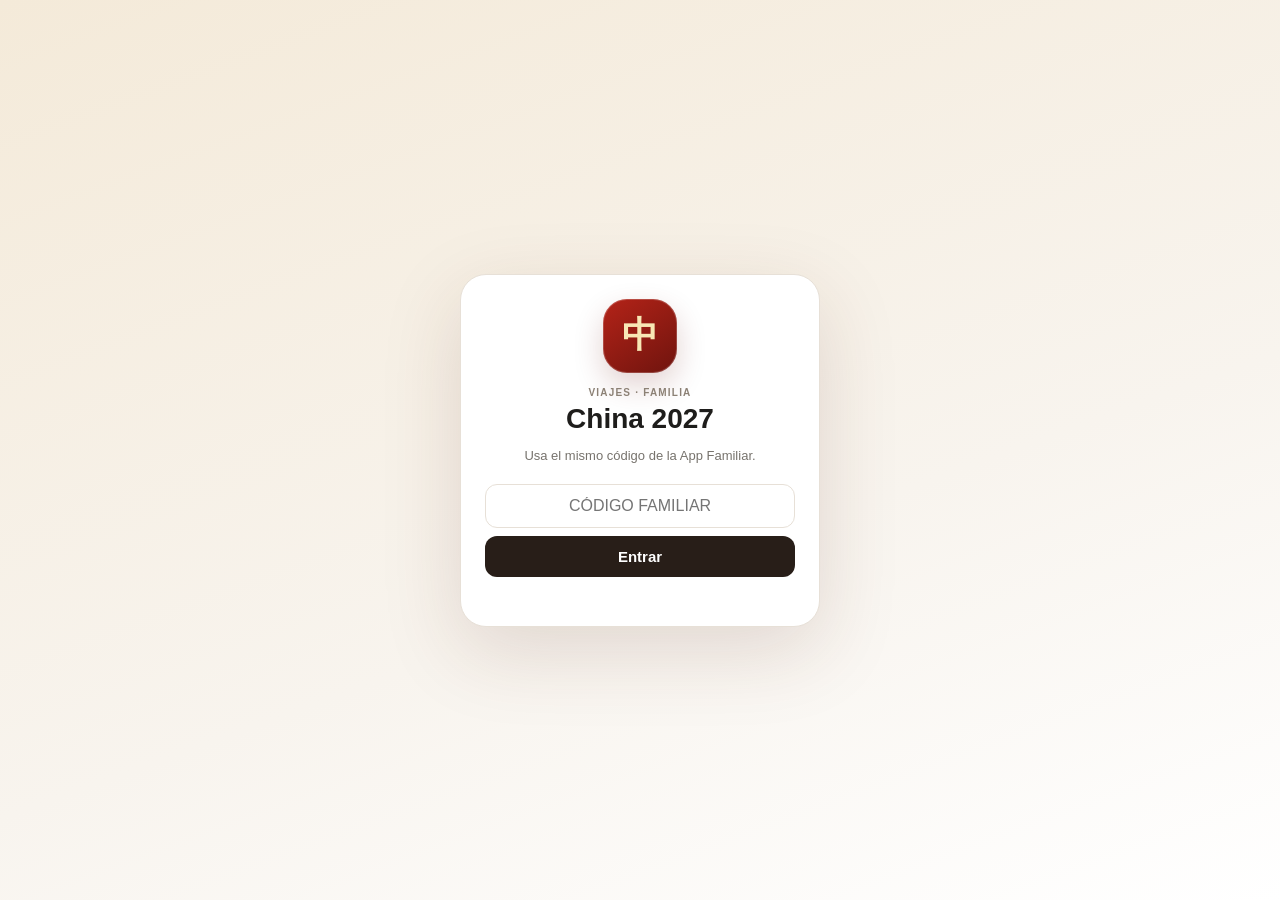
<file: viajes/index.html>
<!doctype html>
<html lang="es">
<head>
<meta charset="utf-8">
<meta name="viewport" content="width=device-width,initial-scale=1,viewport-fit=cover">
<meta name="theme-color" content="#8f1d14">
<meta name="apple-mobile-web-app-capable" content="yes">
<meta name="apple-mobile-web-app-status-bar-style" content="default">
<meta name="apple-mobile-web-app-title" content="China 2027">
<link rel="manifest" href="manifest.webmanifest">
<link rel="apple-touch-icon" href="../assets/app-icon-192.png">
<link rel="stylesheet" href="styles.css?v=0.1.0">
<title>China 2027</title>
</head>
<body>
<div id="login" class="login hidden">
  <div class="loginbox">
    <div class="seal">中</div>
    <div class="kicker">Viajes · Familia</div>
    <h1>China 2027</h1>
    <p>Usa el mismo código de la App Familiar.</p>
    <input id="codeInput" inputmode="text" autocomplete="off" placeholder="Código familiar">
    <button id="loginBtn" class="primary">Entrar</button>
    <div id="loginMsg" class="error"></div>
  </div>
</div>

<div class="app">
  <header class="topbar">
    <div class="brand">
      <div class="seal small">中</div>
      <div>
        <div class="kicker">VIAJE FAMILIAR</div>
        <strong id="brandTitle">CHINA 2027</strong>
      </div>
    </div>
    <div class="topright">
      <span id="syncPill" class="pill neutral">Cargando…</span>
      <button id="userBtn" class="avatar" type="button">👤</button>
    </div>
  </header>

  <main>
    <section id="home" class="view on">
      <div class="hero">
        <div>
          <div class="kicker light">SEMANA SANTA 2027</div>
          <h1>CHINA</h1>
          <div id="dateRange" class="heroDates"></div>
        </div>
        <div class="countdownBox">
          <b id="countdown">—</b>
          <span id="countdownLabel">días</span>
        </div>
      </div>

      <div class="sectionTitle">
        <div><div class="kicker">ASISTENTE OPERATIVO</div><h2>Ahora / Lo siguiente</h2></div>
      </div>
      <div id="nowNext" class="nowNext"></div>

      <div class="sectionTitle"><h2>Acceso rápido</h2></div>
      <div class="quickGrid">
        <button data-open="itinerary"><span>🗓️</span><b>Itinerario</b><small>Día a día</small></button>
        <button data-open="bookings" data-filter="transport"><span>🚄</span><b>Transportes</b><small>Vuelos, trenes y transfers</small></button>
        <button data-open="bookings" data-filter="accommodation"><span>🏨</span><b>Alojamientos</b><small>7 bases · 14 noches</small></button>
        <button data-open="bookings" data-filter="reservation"><span>🎟️</span><b>Entradas</b><small>Cupos y ventanas</small></button>
        <button data-open="budget"><span>€</span><b>Presupuesto</b><small>Estimado / reservado / pagado</small></button>
        <button data-open="more"><span>🧰</span><b>Más</b><small>Documentos e información útil</small></button>
      </div>

      <div class="sectionTitle">
        <div><div class="kicker">ANTES DEL VIAJE</div><h2>Pendientes prioritarios</h2></div>
      </div>
      <div id="priorityTasks"></div>
    </section>

    <section id="itinerary" class="view">
      <div class="pageHead"><div><div class="kicker">RUTA ACTUAL</div><h1>Itinerario</h1></div><span id="dayCount" class="pill"></span></div>
      <div class="notice">La ruta está cargada como <b>planificada</b>. Solo los datos respaldados por reserva/mensaje aparecen como confirmados.</div>
      <div id="days"></div>
    </section>

    <section id="bookings" class="view">
      <div class="pageHead"><div><div class="kicker">RESERVAS</div><h1>Transportes, hoteles y entradas</h1></div></div>
      <div id="bookingFilters" class="chips">
        <button data-type="all" class="on">Todo</button>
        <button data-type="transport">Transportes</button>
        <button data-type="accommodation">Alojamientos</button>
        <button data-type="reservation">Entradas</button>
        <button data-type="document">Documentos</button>
      </div>
      <div id="records"></div>
    </section>

    <section id="budget" class="view">
      <div class="pageHead"><div><div class="kicker">CONTROL</div><h1>Presupuesto</h1></div></div>
      <div id="budgetSummary" class="metricGrid"></div>
      <div class="notice">Las cifras iniciales son <b>estimaciones orientativas</b> de la guía v4. Se sustituirán por importes reales al reservar.</div>
      <div id="budgetRows"></div>
    </section>

    <section id="more" class="view">
      <div class="pageHead"><div><div class="kicker">VIAJE</div><h1>Más</h1></div></div>
      <div class="menuList">
        <button data-open="bookings" data-filter="document"><span>📄</span><div><b>Documentación del viaje</b><small>Seguro, visado/exención y documentos específicos</small></div><em>›</em></button>
        <button id="packingBtn"><span>🧳</span><div><b>Maletas</b><small>Reutilizar la lógica de la App Familiar</small></div><em>›</em></button>
        <button disabled><span>🗺️</span><div><b>Mapa</b><small>Se activará al cerrar hoteles y puntos concretos</small></div><em>Próx.</em></button>
        <button disabled><span>🍜</span><div><b>Restaurantes</b><small>Solo lugares realmente utilizables</small></div><em>Próx.</em></button>
        <button disabled><span>📶</span><div><b>Información útil</b><small>Pagos, conectividad, apps, idioma y emergencias</small></div><em>Próx.</em></button>
      </div>

      <div class="card">
        <div class="kicker">VIAJEROS</div>
        <div id="people" class="people"></div>
      </div>
      <div class="card">
        <div class="kicker">ESTADO DE ESTA PRIMERA VERSIÓN</div>
        <p><b>Motor reutilizable + datos China separados.</b> La app ya lee datos compartidos de Supabase, conserva una copia offline y permite actualizar estados de reserva.</p>
        <p class="muted">La edición completa de fichas, mapa, documentos, restaurantes y sincronización automática con Tareas/Lo que viene se incorporará por fases.</p>
      </div>
    </section>
  </main>

  <nav class="bottomNav" aria-label="Navegación">
    <button data-nav="home" class="on"><span>⌂</span><small>Inicio</small></button>
    <button data-nav="itinerary"><span>🗓️</span><small>Itinerario</small></button>
    <button data-nav="bookings"><span>✓</span><small>Reservas</small></button>
    <button data-nav="budget"><span>€</span><small>Gastos</small></button>
    <button data-nav="more"><span>•••</span><small>Más</small></button>
  </nav>
</div>

<script src="app.js?v=0.1.0"></script>
</body>
</html>
</file>
<file: viajes/styles.css>
:root{--bg:#f5f2ed;--card:#fff;--ink:#1e1d1b;--mut:#77736d;--line:#e7e0d7;--red:#8f1d14;--red2:#b42318;--gold:#c59b3d;--green:#19734c;--amber:#9a6700;--blue:#235b89;--shadow:0 9px 30px #3a2d2111}
*{box-sizing:border-box}html{background:var(--bg)}body{margin:0;background:var(--bg);color:var(--ink);font:15px -apple-system,BlinkMacSystemFont,"SF Pro Text","Segoe UI",sans-serif}.app{max-width:900px;margin:auto;min-height:100dvh;padding-bottom:92px}.topbar{position:sticky;top:0;z-index:20;display:flex;align-items:center;justify-content:space-between;padding:calc(10px + env(safe-area-inset-top)) 14px 10px;background:#f5f2edf2;backdrop-filter:blur(18px);border-bottom:1px solid #e6ddd2}.brand{display:flex;gap:10px;align-items:center}.brand strong{font-size:17px;letter-spacing:.02em}.seal{width:74px;height:74px;border-radius:24px;background:linear-gradient(145deg,var(--red2),#6f140e);color:#f8e7b5;display:grid;place-items:center;font:900 36px "Times New Roman",serif;box-shadow:inset 0 0 0 1px #ffffff32,0 12px 30px #66100c30}.seal.small{width:42px;height:42px;border-radius:14px;font-size:23px;box-shadow:none}.topright{display:flex;gap:7px;align-items:center}.avatar{border:1px solid var(--line);background:#fff;border-radius:999px;width:38px;height:38px}.kicker{font-size:10px;letter-spacing:.12em;text-transform:uppercase;font-weight:900;color:#8c8175}.kicker.light{color:#f1dca8}.pill{display:inline-flex;align-items:center;min-height:29px;padding:5px 9px;border-radius:999px;background:#fff;border:1px solid var(--line);font-size:11px;font-weight:850;color:#5f5a54}.pill.ok{background:#e9f6ef;color:var(--green);border-color:#cce9d9}.pill.warn{background:#fff5dd;color:var(--amber);border-color:#f1ddb0}.pill.neutral{background:#f7f4ef}
main{padding:12px 12px 2px}.view{display:none}.view.on{display:block}.hero{min-height:196px;border-radius:27px;padding:23px;display:flex;align-items:flex-end;justify-content:space-between;gap:16px;color:#fff;background:radial-gradient(circle at 78% 20%,#d0a85355 0 18%,transparent 19%),linear-gradient(145deg,#a42418,#67130d);box-shadow:0 20px 45px #66100c25;overflow:hidden;position:relative}.hero:after{content:"";position:absolute;right:-26px;bottom:-50px;width:180px;height:180px;border:1px solid #f4d98f33;border-radius:50%;box-shadow:0 0 0 24px #f4d98f13,0 0 0 48px #f4d98f0b}.hero h1{font-size:43px;line-height:.95;letter-spacing:.04em;margin:8px 0}.heroDates{font-size:14px;color:#faecd0;font-weight:700}.countdownBox{position:relative;z-index:1;min-width:94px;text-align:center;background:#ffffff16;border:1px solid #ffffff2e;backdrop-filter:blur(8px);padding:12px;border-radius:20px}.countdownBox b{display:block;font-size:34px}.countdownBox span{font-size:10px;text-transform:uppercase;letter-spacing:.1em;color:#f4dfb1}
.sectionTitle{display:flex;justify-content:space-between;align-items:flex-end;margin:22px 2px 9px}.sectionTitle h2,.pageHead h1{margin:2px 0 0;font-size:23px}.pageHead{display:flex;justify-content:space-between;align-items:center;margin:7px 2px 13px}.pageHead h1{font-size:27px}
.nowNext{display:grid;gap:8px}.nowCard{background:#fff;border:1px solid var(--line);border-radius:18px;padding:14px;box-shadow:var(--shadow);display:grid;grid-template-columns:54px 1fr auto;gap:11px;align-items:center}.nowCard.primary{border-color:#e6bd74;background:linear-gradient(135deg,#fffdf6,#fff)}.nowIcon{width:52px;height:52px;border-radius:16px;display:grid;place-items:center;background:#f5ece5;font-size:25px}.nowCard b{display:block;font-size:16px}.nowCard small{display:block;color:var(--mut);margin-top:4px;line-height:1.35}.nowTag{font-size:9px;font-weight:900;letter-spacing:.08em;color:var(--red);text-transform:uppercase}
.quickGrid{display:grid;grid-template-columns:repeat(2,minmax(0,1fr));gap:8px}.quickGrid button{border:1px solid var(--line);background:#fff;text-align:left;border-radius:17px;padding:14px;min-height:112px;box-shadow:var(--shadow);color:var(--ink)}.quickGrid button span{font-size:25px;display:block;margin-bottom:10px}.quickGrid button b{display:block;font-size:15px}.quickGrid button small{display:block;color:var(--mut);margin-top:4px;line-height:1.3}
.notice{background:#fff7e8;border:1px solid #efdcb4;color:#72541a;border-radius:14px;padding:11px 12px;font-size:12px;line-height:1.45;margin-bottom:12px}.card{background:#fff;border:1px solid var(--line);border-radius:17px;padding:14px;margin-bottom:10px;box-shadow:var(--shadow)}.muted{color:var(--mut)}
.dayCard{background:#fff;border:1px solid var(--line);border-radius:17px;margin-bottom:9px;overflow:hidden;box-shadow:var(--shadow)}.dayHead{width:100%;border:0;background:#fff;padding:13px;text-align:left;display:grid;grid-template-columns:48px 1fr auto;gap:11px;align-items:center;color:var(--ink)}.dayDate{width:48px;height:50px;border-radius:13px;background:#f6efe7;display:grid;place-items:center;align-content:center}.dayDate b{font-size:19px;line-height:1}.dayDate span{font-size:9px;text-transform:uppercase;color:#8b7766;font-weight:900}.dayHead strong{display:block;font-size:15px}.dayHead small{display:block;color:var(--mut);margin-top:3px;line-height:1.3}.dayBody{display:none;padding:0 13px 13px}.dayCard.open .dayBody{display:block}.timeline{border-left:2px solid #eadfce;margin-left:18px;padding-left:18px}.tlItem{position:relative;padding:3px 0 15px}.tlItem:before{content:"";position:absolute;left:-24px;top:8px;width:10px;height:10px;border-radius:50%;background:var(--gold);box-shadow:0 0 0 4px #f5ead5}.tlTime{font-size:10px;color:#8b7766;font-weight:900}.tlTitle{font-size:15px;font-weight:900;margin-top:2px}.tlMeta{font-size:12px;color:var(--mut);margin-top:4px;line-height:1.4}.tlActions{display:flex;gap:6px;flex-wrap:wrap;margin-top:7px}.mini{border:1px solid var(--line);background:#fff;border-radius:9px;padding:6px 8px;font-size:11px;font-weight:800;color:#5f554b;text-decoration:none}
.chips{display:flex;gap:6px;overflow:auto;padding-bottom:10px}.chips button{border:1px solid var(--line);background:#fff;border-radius:999px;padding:8px 11px;font-weight:800;white-space:nowrap;color:#5e5852}.chips button.on{background:#281e18;color:#fff;border-color:#281e18}.recordCard{background:#fff;border:1px solid var(--line);border-radius:17px;padding:13px;margin-bottom:9px;box-shadow:var(--shadow)}.recordTop{display:flex;justify-content:space-between;gap:10px}.recordType{font-size:9px;font-weight:900;letter-spacing:.08em;text-transform:uppercase;color:#8d8177}.recordTitle{font-size:16px;font-weight:900;margin-top:3px}.recordMeta{display:flex;gap:6px;flex-wrap:wrap;margin-top:9px}.recordNotes{font-size:12px;line-height:1.45;color:var(--mut);margin-top:8px}.statusSelect{margin-top:10px;width:100%;border:1px solid var(--line);background:#faf8f5;border-radius:11px;padding:9px;font-size:14px}.statusChip{font-size:10px;font-weight:900;border-radius:999px;padding:5px 8px;white-space:nowrap}.status-pending{background:#fff0dd;color:#9a5b00}.status-reserved{background:#e7f2ff;color:#245b8c}.status-paid,.status-completed{background:#e8f6ed;color:#1e6b46}.status-not_needed{background:#f0efed;color:#777}.certainty-confirmed{background:#eaf7ef;color:#1f6d48}.certainty-planned{background:#f6efe7;color:#765e49}.certainty-estimate{background:#f0edf8;color:#69558a}
.metricGrid{display:grid;grid-template-columns:repeat(2,1fr);gap:8px;margin-bottom:10px}.metric{background:#fff;border:1px solid var(--line);border-radius:16px;padding:13px}.metric b{display:block;font-size:22px}.metric small{color:var(--mut);font-size:11px}.budgetRow{display:grid;grid-template-columns:1fr auto;gap:10px;align-items:center;background:#fff;border:1px solid var(--line);border-radius:14px;padding:12px;margin-bottom:7px}.budgetRow b{display:block}.budgetRow small{color:var(--mut);display:block;margin-top:3px}.budgetValue{font-weight:900;font-size:16px}
.menuList{display:grid;gap:8px;margin-bottom:14px}.menuList button{width:100%;display:grid;grid-template-columns:42px 1fr auto;gap:10px;align-items:center;text-align:left;border:1px solid var(--line);background:#fff;border-radius:15px;padding:12px;color:var(--ink)}.menuList button>span{font-size:22px}.menuList b{display:block}.menuList small{display:block;color:var(--mut);margin-top:3px}.menuList em{font-style:normal;color:#9a8d80}.menuList button:disabled{opacity:.6}.people{display:flex;gap:7px;flex-wrap:wrap;margin-top:10px}.person{background:#f6f1eb;border-radius:999px;padding:7px 10px;font-weight:800;font-size:12px}
.taskCard{display:grid;grid-template-columns:36px 1fr;gap:9px;align-items:start;background:#fff;border:1px solid var(--line);border-radius:14px;padding:11px;margin-bottom:7px}.taskNum{width:34px;height:34px;border-radius:11px;background:#fff3dc;color:#946000;display:grid;place-items:center;font-weight:900}.taskCard b{font-size:14px}.taskCard small{display:block;color:var(--mut);margin-top:3px;line-height:1.35}
.bottomNav{position:fixed;z-index:30;left:50%;transform:translateX(-50%);bottom:0;width:min(900px,100%);padding:7px 10px calc(7px + env(safe-area-inset-bottom));display:grid;grid-template-columns:repeat(5,1fr);background:#fbfaf8ee;backdrop-filter:blur(20px);border-top:1px solid #e5ddd2}.bottomNav button{border:0;background:transparent;color:#837b73;padding:5px 2px;border-radius:12px}.bottomNav button span{display:block;font-size:20px;height:23px}.bottomNav button small{font-size:10px;font-weight:800}.bottomNav button.on{color:var(--red)}
.login{position:fixed;inset:0;z-index:100;background:linear-gradient(160deg,#f4ead9,#f8f4ee 60%,#fff);display:grid;place-items:center;padding:20px}.login.hidden{display:none}.loginbox{width:min(360px,100%);background:#fff;border:1px solid var(--line);border-radius:26px;padding:24px;text-align:center;box-shadow:0 24px 80px #5d2a1a25}.loginbox .seal{margin:0 auto 14px}.loginbox h1{font-size:28px;margin:5px 0}.loginbox p{color:var(--mut);font-size:13px}.loginbox input{width:100%;border:1px solid var(--line);border-radius:12px;padding:12px;text-align:center;text-transform:uppercase;font-size:16px;margin:8px 0}.primary{width:100%;border:0;border-radius:12px;background:#281e18;color:#fff;padding:12px;font-weight:900;font-size:15px}.error{min-height:18px;color:#b42318;font-size:12px;margin-top:7px}
@media(min-width:720px){.quickGrid{grid-template-columns:repeat(3,1fr)}.metricGrid{grid-template-columns:repeat(4,1fr)}main{padding:18px}.hero{min-height:230px}.hero h1{font-size:54px}}
</file>
